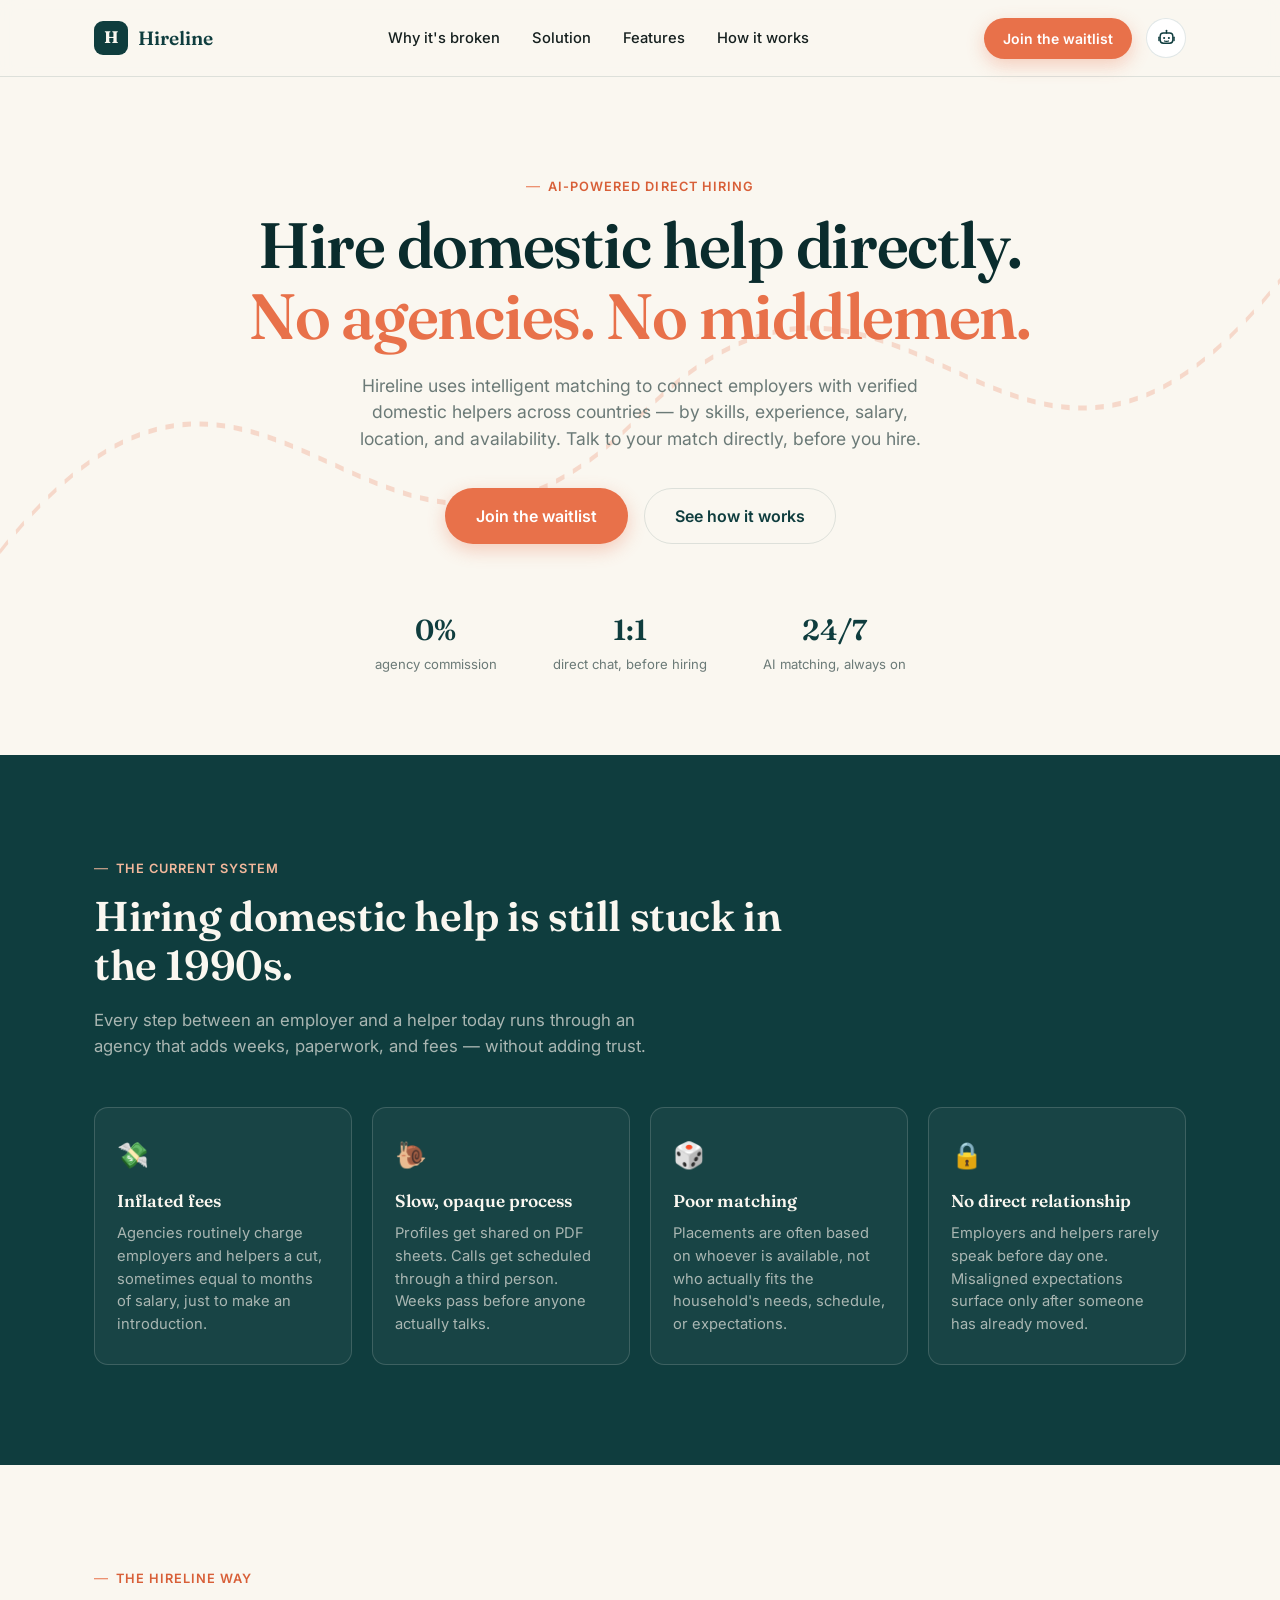
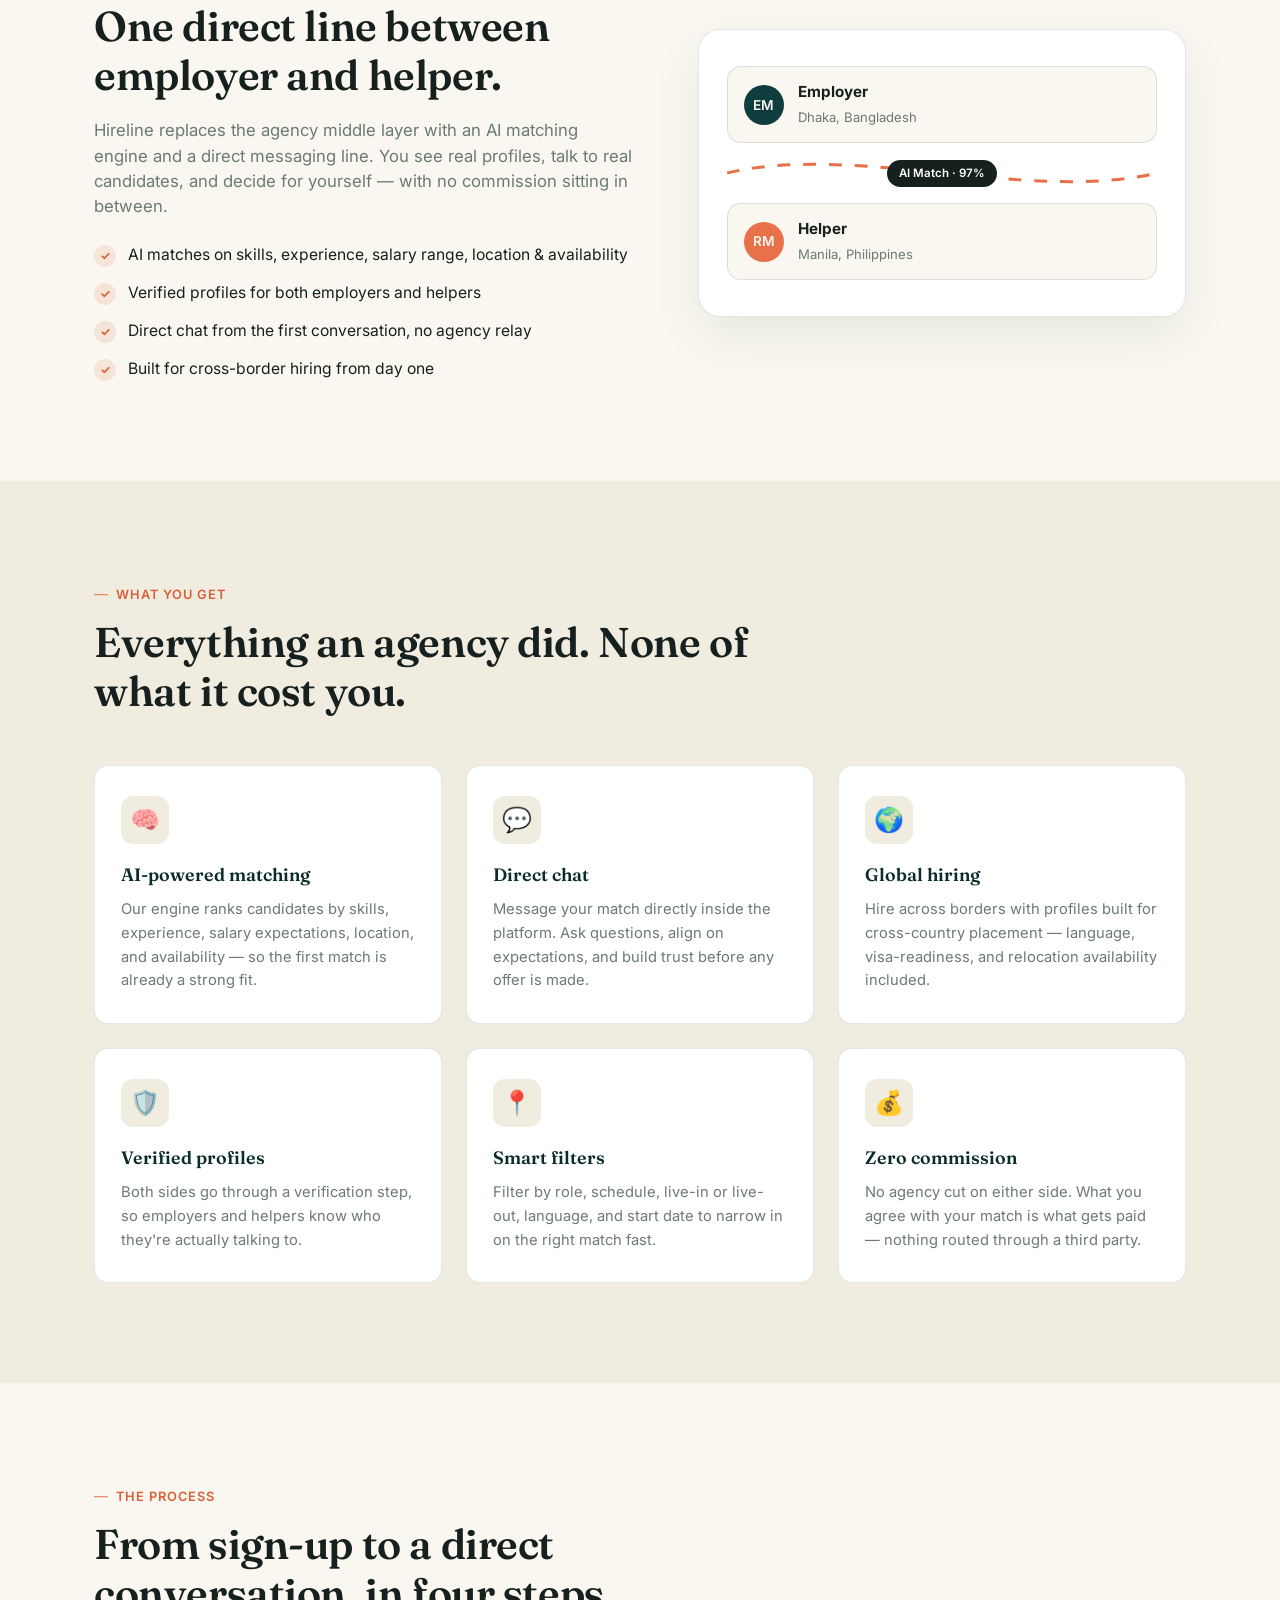
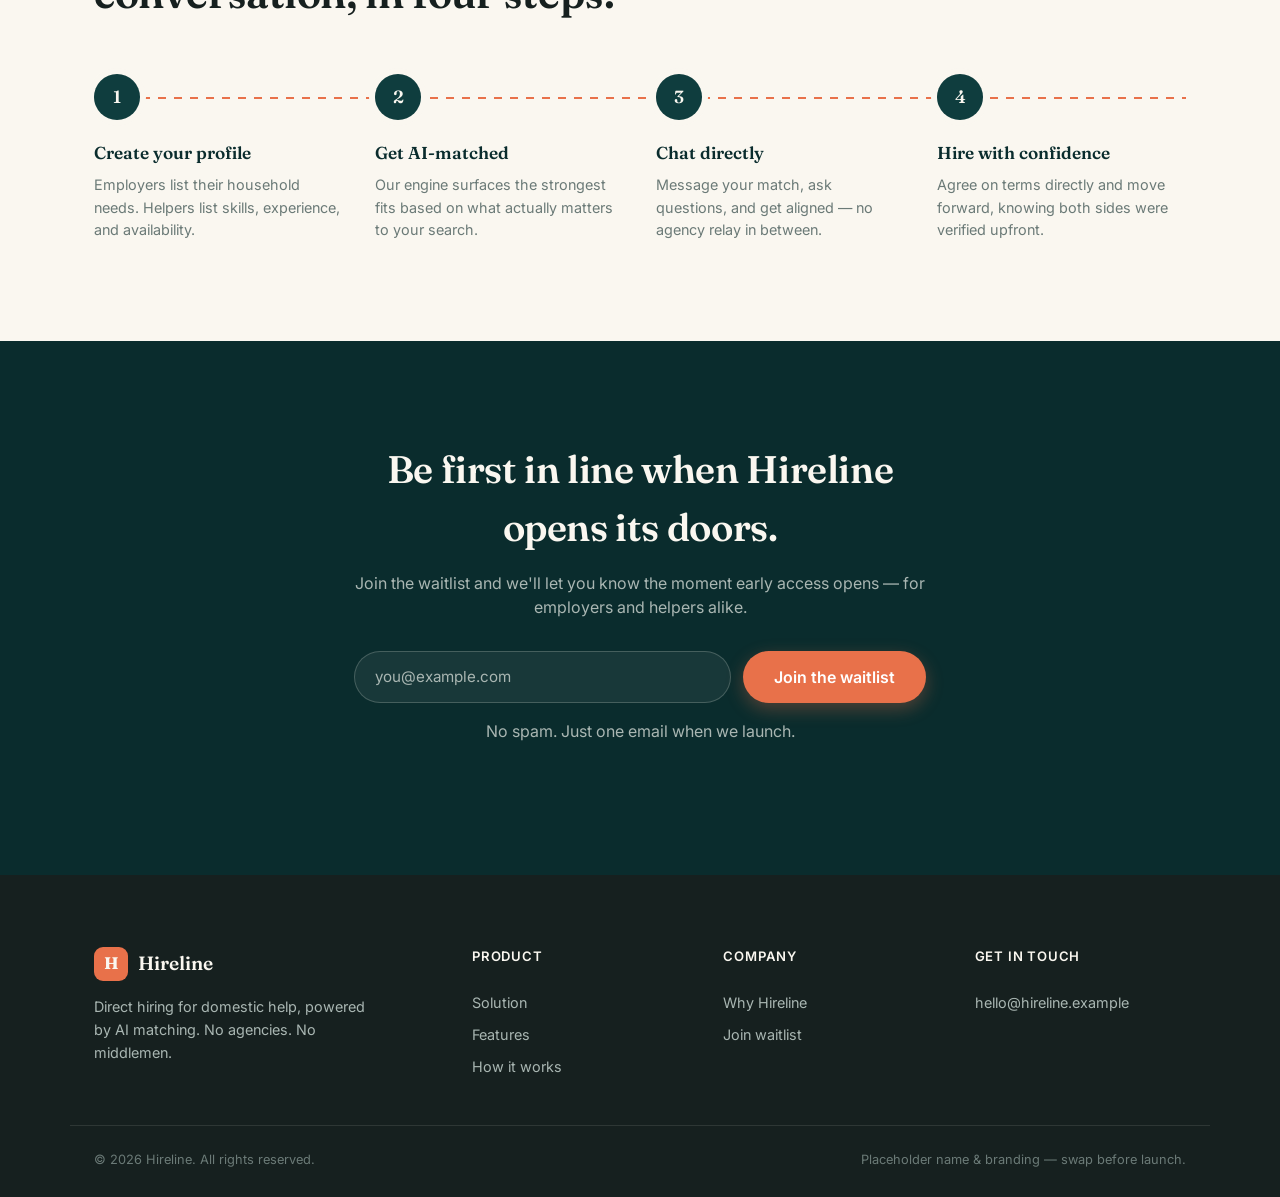
<file: index.html>
<!DOCTYPE html>
<html lang="en">

<head>
  <meta charset="UTF-8" />
  <meta name="viewport" content="width=device-width, initial-scale=1.0" />
  <title>Hireline — Hire domestic help directly, no agencies, no fees</title>
  <meta name="description"
    content="Hireline connects employers with verified domestic helpers worldwide through AI-powered matching. No agencies, no inflated fees, no middlemen." />

  <!-- Fonts -->
  <link rel="preconnect" href="https://fonts.googleapis.com">
  <link rel="preconnect" href="https://fonts.gstatic.com" crossorigin>
  <link
    href="https://fonts.googleapis.com/css2?family=Fraunces:opsz,wght@9..144,400;9..144,500;9..144,600;9..144,700&family=Inter:wght@400;500;600;700&display=swap"
    rel="stylesheet">

  <link rel="stylesheet" href="styles.css" />
  <link rel="icon"
    href="data:image/svg+xml,<svg xmlns=%22http://www.w3.org/2000/svg%22 viewBox=%220 0 100 100%22><text y=%22.9em%22 font-size=%2290%22>🤝</text></svg>">
</head>

<body>

  <!-- ============ HEADER ============ -->
  <header class="header" id="header">
    <div class="container header__inner">
      <a href="#top" class="logo">
        <span class="logo__mark">H</span>
        <span class="logo__text">Hireline</span>
      </a>

      <nav class="nav" id="nav">
        <a href="#problem">Why it's broken</a>
        <a href="#solution">Solution</a>
        <a href="#features">Features</a>
        <a href="#how-it-works">How it works</a>
      </nav>

      <div class="header__actions">
        <a href="#cta" class="btn btn--primary btn--sm">Join the waitlist</a>

        <!-- Chatbot icon, top right — links to the full-page chat -->
        <a href="chat.html" class="chat-fab chat-fab--inline" aria-label="Open Hireline Assistant">
          <svg viewBox="0 0 24 24" fill="none" xmlns="http://www.w3.org/2000/svg" aria-hidden="true">
            <path d="M12 2.5V5" stroke="currentColor" stroke-width="1.8" stroke-linecap="round" />
            <circle cx="12" cy="2" r="1.15" fill="currentColor" />
            <rect x="4" y="5" width="16" height="13" rx="4" stroke="currentColor" stroke-width="1.8"
              stroke-linejoin="round" />
            <path d="M2.5 10.5V14.5" stroke="currentColor" stroke-width="1.8" stroke-linecap="round" />
            <path d="M21.5 10.5V14.5" stroke="currentColor" stroke-width="1.8" stroke-linecap="round" />
            <circle cx="9" cy="11.3" r="1.35" fill="currentColor" />
            <circle cx="15" cy="11.3" r="1.35" fill="currentColor" />
            <path d="M9.5 15.2C10.2 15.7 13.8 15.7 14.5 15.2" stroke="currentColor" stroke-width="1.6"
              stroke-linecap="round" />
          </svg>
        </a>
      </div>

      <button class="nav-toggle" id="navToggle" aria-label="Toggle navigation" aria-expanded="false">
        <span></span><span></span><span></span>
      </button>
    </div>
  </header>

  <main id="top">

    <!-- ============ HERO ============ -->
    <section class="hero">
      <div class="hero__path" aria-hidden="true">
        <svg viewBox="0 0 1200 200" preserveAspectRatio="none">
          <path id="heroPath" d="M0,140 C 250,40 350,180 600,100 C 850,20 950,160 1200,60" />
        </svg>
      </div>

      <div class="container hero__inner">
        <p class="eyebrow reveal">AI-powered direct hiring</p>
        <h1 class="hero__title reveal">
          Hire domestic help directly. <span class="hero__title-accent">No agencies. No middlemen.</span>
        </h1>
        <p class="hero__subtitle reveal">
          Hireline uses intelligent matching to connect employers with verified domestic helpers across countries — by
          skills, experience, salary, location, and availability. Talk to your match directly, before you hire.
        </p>
        <div class="hero__actions reveal">
          <a href="#cta" class="btn btn--primary btn--lg">Join the waitlist</a>
          <a href="#how-it-works" class="btn btn--ghost btn--lg">See how it works</a>
        </div>

        <div class="hero__stats reveal">
          <div class="stat">
            <span class="stat__num">0%</span>
            <span class="stat__label">agency commission</span>
          </div>
          <div class="stat">
            <span class="stat__num">1:1</span>
            <span class="stat__label">direct chat, before hiring</span>
          </div>
          <div class="stat">
            <span class="stat__num">24/7</span>
            <span class="stat__label">AI matching, always on</span>
          </div>
        </div>
      </div>
    </section>

    <!-- ============ PROBLEM ============ -->
    <section class="section section--ink" id="problem">
      <div class="container">
        <p class="eyebrow eyebrow--light reveal">The current system</p>
        <h2 class="section__title section__title--light reveal">Hiring domestic help is still stuck in the 1990s.</h2>
        <p class="section__lead section__lead--light reveal">
          Every step between an employer and a helper today runs through an agency that adds weeks, paperwork, and fees
          — without adding trust.
        </p>

        <div class="problem-grid">
          <div class="problem-card reveal">
            <span class="problem-card__icon">💸</span>
            <h3>Inflated fees</h3>
            <p>Agencies routinely charge employers and helpers a cut, sometimes equal to months of salary, just to make
              an introduction.</p>
          </div>
          <div class="problem-card reveal">
            <span class="problem-card__icon">🐌</span>
            <h3>Slow, opaque process</h3>
            <p>Profiles get shared on PDF sheets. Calls get scheduled through a third person. Weeks pass before anyone
              actually talks.</p>
          </div>
          <div class="problem-card reveal">
            <span class="problem-card__icon">🎲</span>
            <h3>Poor matching</h3>
            <p>Placements are often based on whoever is available, not who actually fits the household's needs,
              schedule, or expectations.</p>
          </div>
          <div class="problem-card reveal">
            <span class="problem-card__icon">🔒</span>
            <h3>No direct relationship</h3>
            <p>Employers and helpers rarely speak before day one. Misaligned expectations surface only after someone has
              already moved.</p>
          </div>
        </div>
      </div>
    </section>

    <!-- ============ SOLUTION ============ -->
    <section class="section" id="solution">
      <div class="container solution__inner">
        <div class="solution__copy">
          <p class="eyebrow reveal">The Hireline way</p>
          <h2 class="section__title reveal">One direct line between employer and helper.</h2>
          <p class="section__lead reveal">
            Hireline replaces the agency middle layer with an AI matching engine and a direct messaging line. You see
            real profiles, talk to real candidates, and decide for yourself — with no commission sitting in between.
          </p>
          <ul class="check-list reveal">
            <li><span class="check">✓</span> AI matches on skills, experience, salary range, location & availability
            </li>
            <li><span class="check">✓</span> Verified profiles for both employers and helpers</li>
            <li><span class="check">✓</span> Direct chat from the first conversation, no agency relay</li>
            <li><span class="check">✓</span> Built for cross-border hiring from day one</li>
          </ul>
        </div>

        <div class="solution__visual reveal" aria-hidden="true">
          <div class="connect-card connect-card--a">
            <div class="connect-card__avatar">EM</div>
            <div>
              <strong>Employer</strong>
              <span>Dhaka, Bangladesh</span>
            </div>
          </div>
          <div class="connect-line">
            <svg viewBox="0 0 200 40" preserveAspectRatio="none">
              <path d="M0,20 C 60,0 140,40 200,20" stroke="#E8714A" stroke-width="2" fill="none"
                stroke-dasharray="6 6" />
            </svg>
            <span class="connect-line__badge">AI Match · 97%</span>
          </div>
          <div class="connect-card connect-card--b">
            <div class="connect-card__avatar connect-card__avatar--alt">RM</div>
            <div>
              <strong>Helper</strong>
              <span>Manila, Philippines</span>
            </div>
          </div>
        </div>
      </div>
    </section>

    <!-- ============ FEATURES ============ -->
    <section class="section section--tint" id="features">
      <div class="container">
        <p class="eyebrow reveal">What you get</p>
        <h2 class="section__title reveal">Everything an agency did. None of what it cost you.</h2>

        <div class="features-grid">
          <div class="feature-card reveal">
            <div class="feature-card__icon">🧠</div>
            <h3>AI-powered matching</h3>
            <p>Our engine ranks candidates by skills, experience, salary expectations, location, and availability — so
              the first match is already a strong fit.</p>
          </div>
          <div class="feature-card reveal">
            <div class="feature-card__icon">💬</div>
            <h3>Direct chat</h3>
            <p>Message your match directly inside the platform. Ask questions, align on expectations, and build trust
              before any offer is made.</p>
          </div>
          <div class="feature-card reveal">
            <div class="feature-card__icon">🌍</div>
            <h3>Global hiring</h3>
            <p>Hire across borders with profiles built for cross-country placement — language, visa-readiness, and
              relocation availability included.</p>
          </div>
          <div class="feature-card reveal">
            <div class="feature-card__icon">🛡️</div>
            <h3>Verified profiles</h3>
            <p>Both sides go through a verification step, so employers and helpers know who they're actually talking to.
            </p>
          </div>
          <div class="feature-card reveal">
            <div class="feature-card__icon">📍</div>
            <h3>Smart filters</h3>
            <p>Filter by role, schedule, live-in or live-out, language, and start date to narrow in on the right match
              fast.</p>
          </div>
          <div class="feature-card reveal">
            <div class="feature-card__icon">💰</div>
            <h3>Zero commission</h3>
            <p>No agency cut on either side. What you agree with your match is what gets paid — nothing routed through a
              third party.</p>
          </div>
        </div>
      </div>
    </section>

    <!-- ============ HOW IT WORKS ============ -->
    <section class="section" id="how-it-works">
      <div class="container">
        <p class="eyebrow reveal">The process</p>
        <h2 class="section__title reveal">From sign-up to a direct conversation, in four steps.</h2>

        <div class="steps">
          <div class="steps__line" aria-hidden="true"></div>

          <div class="step reveal">
            <div class="step__marker">1</div>
            <h3>Create your profile</h3>
            <p>Employers list their household needs. Helpers list skills, experience, and availability.</p>
          </div>
          <div class="step reveal">
            <div class="step__marker">2</div>
            <h3>Get AI-matched</h3>
            <p>Our engine surfaces the strongest fits based on what actually matters to your search.</p>
          </div>
          <div class="step reveal">
            <div class="step__marker">3</div>
            <h3>Chat directly</h3>
            <p>Message your match, ask questions, and get aligned — no agency relay in between.</p>
          </div>
          <div class="step reveal">
            <div class="step__marker">4</div>
            <h3>Hire with confidence</h3>
            <p>Agree on terms directly and move forward, knowing both sides were verified upfront.</p>
          </div>
        </div>
      </div>
    </section>

    <!-- ============ CTA ============ -->
    <section class="cta" id="cta">
      <div class="container cta__inner reveal">
        <h2>Be first in line when Hireline opens its doors.</h2>
        <p>Join the waitlist and we'll let you know the moment early access opens — for employers and helpers alike.</p>

        <form class="cta__form" id="waitlistForm">
          <input type="email" id="emailInput" placeholder="you@example.com" required aria-label="Email address" />
          <button type="submit" class="btn btn--primary btn--lg">Join the waitlist</button>
        </form>
        <p class="cta__note" id="formNote">No spam. Just one email when we launch.</p>
      </div>
    </section>

  </main>

  <!-- ============ FOOTER ============ -->
  <footer class="footer">
    <div class="container footer__inner">
      <div class="footer__brand">
        <a href="#top" class="logo">
          <span class="logo__mark">H</span>
          <span class="logo__text">Hireline</span>
        </a>
        <p>Direct hiring for domestic help, powered by AI matching. No agencies. No middlemen.</p>
      </div>

      <div class="footer__col">
        <h4>Product</h4>
        <a href="#solution">Solution</a>
        <a href="#features">Features</a>
        <a href="#how-it-works">How it works</a>
      </div>

      <div class="footer__col">
        <h4>Company</h4>
        <a href="#problem">Why Hireline</a>
        <a href="#cta">Join waitlist</a>
      </div>

      <div class="footer__col">
        <h4>Get in touch</h4>
        <a href="mailto:hello@hireline.example">hello@hireline.example</a>
      </div>
    </div>
    <div class="container footer__bottom">
      <p>© 2026 Hireline. All rights reserved.</p>
      <p>Placeholder name &amp; branding — swap before launch.</p>
    </div>
  </footer>

  <script src="script.js"></script>
</body>

</html>
</file>
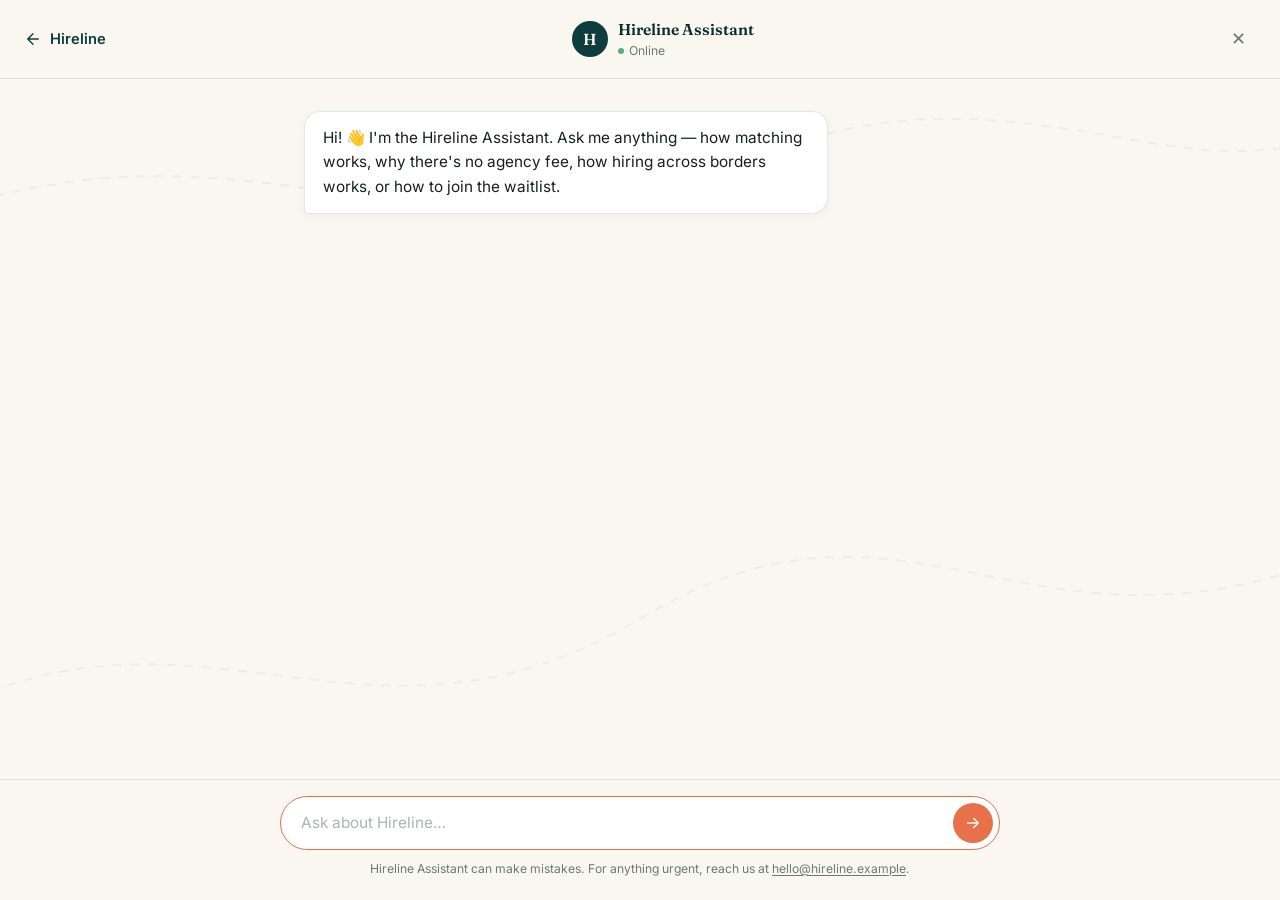
<file: chat.html>
<!DOCTYPE html>
<html lang="en">

<head>
  <meta charset="UTF-8" />
  <meta name="viewport" content="width=device-width, initial-scale=1.0" />
  <title>Hireline Assistant</title>
  <meta name="description"
    content="Ask the Hireline Assistant anything about direct, AI-powered domestic helper hiring." />

  <link rel="preconnect" href="https://fonts.googleapis.com">
  <link rel="preconnect" href="https://fonts.gstatic.com" crossorigin>
  <link
    href="https://fonts.googleapis.com/css2?family=Fraunces:opsz,wght@9..144,400;9..144,500;9..144,600;9..144,700&family=Inter:wght@400;500;600;700&display=swap"
    rel="stylesheet">

  <link rel="stylesheet" href="styles.css" />
  <link rel="stylesheet" href="chat.css" />
  <link rel="icon"
    href="data:image/svg+xml,<svg xmlns=%22http://www.w3.org/2000/svg%22 viewBox=%220 0 100 100%22><text y=%22.9em%22 font-size=%2290%22>🤝</text></svg>">
</head>

<body class="chat-page-body">

  <div class="chat-page" aria-hidden="true">
    <svg class="chat-page__bg" viewBox="0 0 1200 800" preserveAspectRatio="xMidYMid slice">
      <path d="M-50,650 C 200,500 350,700 600,550 C 850,400 950,620 1250,480" />
      <path d="M-50,200 C 250,80 400,260 700,140 C 950,40 1100,200 1250,100" />
    </svg>
  </div>

  <header class="chat-page__header">
    <a href="index.html" class="chat-page__back" aria-label="Back to Hireline">
      <svg viewBox="0 0 24 24" fill="none" xmlns="http://www.w3.org/2000/svg" aria-hidden="true">
        <path d="M19 12H5M5 12L12 19M5 12L12 5" stroke="currentColor" stroke-width="1.8" stroke-linecap="round"
          stroke-linejoin="round" />
      </svg>
      <span>Hireline</span>
    </a>

    <div class="chat-page__identity">
      <span class="chat-page__avatar">H</span>
      <div>
        <strong>Hireline Assistant</strong>
        <span class="chat-page__status"><i></i> Online</span>
      </div>
    </div>

    <a href="index.html" class="chat-page__close" aria-label="Close chat">✕</a>
  </header>

  <main class="chat-page__main">
    <div class="chat-page__thread" id="chatBody">
      <div class="chat-msg chat-msg--bot">
        Hi! 👋 I'm the Hireline Assistant. Ask me anything — how matching works, why there's no agency fee, how hiring
        across borders works, or how to join the waitlist.
      </div>
    </div>
  </main>

  <footer class="chat-page__footer">
    <form id="chatForm" class="chat-page__form" autocomplete="off">
      <input type="text" id="chatInput" placeholder="Ask about Hireline…" autocomplete="off" />
      <button type="submit" id="chatSend" aria-label="Send message">
        <svg viewBox="0 0 24 24" fill="none" xmlns="http://www.w3.org/2000/svg" aria-hidden="true">
          <path d="M5 12H19M19 12L13 6M19 12L13 18" stroke="currentColor" stroke-width="2" stroke-linecap="round"
            stroke-linejoin="round" />
        </svg>
      </button>
    </form>
    <p class="chat-page__note">Hireline Assistant can make mistakes. For anything urgent, reach us at <a
        href="mailto:hello@hireline.example">hello@hireline.example</a>.</p>
  </footer>

  <script src="chat.js"></script>
</body>

</html>
</file>
<file: styles.css>
/* ===========================================================
   Hireline — Landing Page Styles
   Design tokens: deep teal + warm paper + terracotta accent
   Type: Fraunces (display) + Inter (body)
   =========================================================== */

:root {
  /* Color tokens */
  --ink: #16201F;
  --teal: #0F3D3E;
  --teal-deep: #0A2C2D;
  --paper: #FAF7F0;
  --paper-dim: #F1ECE0;
  --coral: #E8714A;
  --coral-deep: #D85F38;
  --sage: #6B7A77;
  --sage-light: #A9B6B2;
  --line: rgba(15, 61, 62, 0.12);
  --line-light: rgba(250, 247, 240, 0.16);

  /* Type */
  --font-display: 'Fraunces', Georgia, serif;
  --font-body: 'Inter', -apple-system, BlinkMacSystemFont, 'Segoe UI', sans-serif;

  /* Layout */
  --container: 1140px;
  --radius-sm: 8px;
  --radius-md: 14px;
  --radius-lg: 22px;
}

* { box-sizing: border-box; margin: 0; padding: 0; }

html { scroll-behavior: smooth; }

@media (prefers-reduced-motion: reduce) {
  html { scroll-behavior: auto; }
  *, *::before, *::after {
    animation-duration: 0.01ms !important;
    animation-iteration-count: 1 !important;
    transition-duration: 0.01ms !important;
    scroll-behavior: auto !important;
  }
}

body {
  font-family: var(--font-body);
  color: var(--ink);
  background: var(--paper);
  line-height: 1.5;
  -webkit-font-smoothing: antialiased;
}

img, svg { display: block; max-width: 100%; }

a { color: inherit; text-decoration: none; }

ul { list-style: none; }

.container {
  width: 100%;
  max-width: var(--container);
  margin: 0 auto;
  padding: 0 24px;
}

/* ---------- Buttons ---------- */
.btn {
  display: inline-flex;
  align-items: center;
  justify-content: center;
  gap: 8px;
  font-family: var(--font-body);
  font-weight: 600;
  border-radius: 999px;
  border: 1.5px solid transparent;
  cursor: pointer;
  transition: transform 0.18s ease, box-shadow 0.18s ease, background 0.18s ease, color 0.18s ease, border-color 0.18s ease;
  white-space: nowrap;
}
.btn--sm { padding: 9px 18px; font-size: 0.875rem; }
.btn--lg { padding: 15px 30px; font-size: 1rem; }

.btn--primary {
  background: var(--coral);
  color: #fff;
  box-shadow: 0 6px 18px rgba(232, 113, 74, 0.32);
}
.btn--primary:hover {
  background: var(--coral-deep);
  transform: translateY(-2px);
  box-shadow: 0 10px 24px rgba(232, 113, 74, 0.38);
}

.btn--ghost {
  background: transparent;
  color: var(--teal);
  border-color: var(--line);
}
.btn--ghost:hover {
  border-color: var(--teal);
  transform: translateY(-2px);
}

/* ---------- Eyebrow / section heads ---------- */
.eyebrow {
  display: inline-block;
  font-family: var(--font-body);
  font-weight: 600;
  font-size: 0.8rem;
  letter-spacing: 0.08em;
  text-transform: uppercase;
  color: var(--coral-deep);
  margin-bottom: 14px;
  position: relative;
  padding-left: 22px;
}
.eyebrow::before {
  content: "";
  position: absolute;
  left: 0;
  top: 50%;
  transform: translateY(-50%);
  width: 14px;
  height: 1.5px;
  background: var(--coral);
}
.eyebrow--light { color: #F2B89C; }
.eyebrow--light::before { background: #F2B89C; }

.section__title {
  font-family: var(--font-display);
  font-weight: 600;
  font-size: clamp(1.8rem, 3.4vw, 2.6rem);
  line-height: 1.18;
  letter-spacing: -0.01em;
  max-width: 720px;
  margin-bottom: 18px;
}
.section__title--light { color: var(--paper); }

.section__lead {
  font-size: 1.05rem;
  color: var(--sage);
  max-width: 600px;
  margin-bottom: 8px;
}
.section__lead--light { color: var(--sage-light); }

.section { padding: 100px 0; }
.section--tint { background: var(--paper-dim); }
.section--ink { background: var(--teal); }

/* ---------- Header ---------- */
.header {
  position: sticky;
  top: 0;
  z-index: 100;
  background: rgba(250, 247, 240, 0.86);
  backdrop-filter: blur(10px);
  border-bottom: 1px solid var(--line);
}
.header__inner {
  display: flex;
  align-items: center;
  justify-content: space-between;
  height: 76px;
  gap: 24px;
}

.logo { display: flex; align-items: center; gap: 10px; }
.logo__mark {
  width: 34px;
  height: 34px;
  border-radius: 9px;
  background: var(--teal);
  color: var(--paper);
  font-family: var(--font-display);
  font-weight: 700;
  display: flex;
  align-items: center;
  justify-content: center;
  font-size: 1.05rem;
}
.logo__text {
  font-family: var(--font-display);
  font-weight: 600;
  font-size: 1.2rem;
  color: var(--teal);
}

.nav {
  display: flex;
  align-items: center;
  gap: 32px;
  font-size: 0.92rem;
  font-weight: 500;
  color: var(--ink);
}
.nav a { position: relative; padding: 4px 0; }
.nav a::after {
  content: "";
  position: absolute;
  left: 0; right: 0; bottom: -2px;
  height: 1.5px;
  background: var(--coral);
  transform: scaleX(0);
  transform-origin: left;
  transition: transform 0.2s ease;
}
.nav a:hover::after { transform: scaleX(1); }

.header__actions { display: flex; align-items: center; gap: 14px; }

/* Chat icon button */
.chat-fab {
  width: 40px;
  height: 40px;
  border-radius: 50%;
  border: 1.5px solid var(--line);
  background: #fff;
  color: var(--teal);
  display: flex;
  align-items: center;
  justify-content: center;
  cursor: pointer;
  transition: transform 0.18s ease, border-color 0.18s ease, background 0.18s ease;
  flex-shrink: 0;
}
.chat-fab svg { width: 19px; height: 19px; }
.chat-fab:hover {
  background: var(--teal);
  color: var(--paper);
  border-color: var(--teal);
  transform: translateY(-2px);
}

.nav-toggle {
  display: none;
  flex-direction: column;
  justify-content: center;
  gap: 5px;
  width: 36px;
  height: 36px;
  background: transparent;
  border: none;
  cursor: pointer;
}
.nav-toggle span {
  width: 100%;
  height: 2px;
  background: var(--teal);
  border-radius: 2px;
  transition: transform 0.25s ease, opacity 0.25s ease;
}
.nav-toggle.is-open span:nth-child(1) { transform: translateY(7px) rotate(45deg); }
.nav-toggle.is-open span:nth-child(2) { opacity: 0; }
.nav-toggle.is-open span:nth-child(3) { transform: translateY(-7px) rotate(-45deg); }

/* ---------- Hero ---------- */
.hero {
  position: relative;
  padding: 96px 0 80px;
  overflow: hidden;
  background: var(--paper);
}
.hero__path {
  position: absolute;
  inset: 0;
  z-index: 0;
  opacity: 0.5;
}
.hero__path svg { width: 100%; height: 100%; }
#heroPath {
  fill: none;
  stroke: var(--coral);
  stroke-width: 1.5;
  stroke-dasharray: 8 8;
  opacity: 0.45;
}

.hero__inner { position: relative; z-index: 1; text-align: center; }

.hero__title {
  font-family: var(--font-display);
  font-weight: 600;
  font-size: clamp(2.3rem, 5.4vw, 4rem);
  line-height: 1.1;
  letter-spacing: -0.02em;
  max-width: 850px;
  margin: 0 auto 22px;
  color: var(--teal-deep);
}
.hero__title-accent { color: var(--coral); }

.hero__subtitle {
  font-size: 1.1rem;
  color: var(--sage);
  max-width: 600px;
  margin: 0 auto 36px;
}

.hero__actions {
  display: flex;
  justify-content: center;
  gap: 16px;
  flex-wrap: wrap;
  margin-bottom: 64px;
}

.hero__stats {
  display: flex;
  justify-content: center;
  gap: 56px;
  flex-wrap: wrap;
}
.stat { display: flex; flex-direction: column; align-items: center; gap: 4px; }
.stat__num {
  font-family: var(--font-display);
  font-size: 1.8rem;
  font-weight: 600;
  color: var(--teal);
}
.stat__label {
  font-size: 0.82rem;
  color: var(--sage);
  text-align: center;
}

/* ---------- Problem ---------- */
.problem-grid {
  display: grid;
  grid-template-columns: repeat(4, 1fr);
  gap: 20px;
  margin-top: 48px;
}
.problem-card {
  background: rgba(250, 247, 240, 0.04);
  border: 1px solid var(--line-light);
  border-radius: var(--radius-md);
  padding: 28px 22px;
  transition: transform 0.2s ease, border-color 0.2s ease;
}
.problem-card:hover {
  transform: translateY(-4px);
  border-color: rgba(232, 113, 74, 0.4);
}
.problem-card__icon { font-size: 1.6rem; display: block; margin-bottom: 14px; }
.problem-card h3 {
  font-family: var(--font-display);
  font-size: 1.08rem;
  font-weight: 600;
  color: var(--paper);
  margin-bottom: 8px;
}
.problem-card p { font-size: 0.92rem; color: var(--sage-light); line-height: 1.55; }

/* ---------- Solution ---------- */
.solution__inner {
  display: grid;
  grid-template-columns: 1.05fr 0.95fr;
  gap: 64px;
  align-items: center;
}

.check-list { margin-top: 24px; display: flex; flex-direction: column; gap: 14px; }
.check-list li {
  display: flex;
  align-items: flex-start;
  gap: 12px;
  font-size: 0.98rem;
  color: var(--ink);
}
.check {
  flex-shrink: 0;
  width: 22px;
  height: 22px;
  border-radius: 50%;
  background: rgba(232, 113, 74, 0.14);
  color: var(--coral-deep);
  font-size: 0.75rem;
  font-weight: 700;
  display: flex;
  align-items: center;
  justify-content: center;
  margin-top: 2px;
}

.solution__visual {
  display: flex;
  flex-direction: column;
  gap: 0;
  background: #fff;
  border: 1px solid var(--line);
  border-radius: var(--radius-lg);
  padding: 36px 28px;
  box-shadow: 0 20px 50px rgba(15, 61, 62, 0.08);
}

.connect-card {
  display: flex;
  align-items: center;
  gap: 14px;
  padding: 14px 16px;
  border: 1px solid var(--line);
  border-radius: var(--radius-md);
  background: var(--paper);
}
.connect-card div strong { display: block; font-size: 0.95rem; }
.connect-card div span { font-size: 0.82rem; color: var(--sage); }
.connect-card__avatar {
  width: 40px;
  height: 40px;
  border-radius: 50%;
  background: var(--teal);
  color: var(--paper);
  display: flex;
  align-items: center;
  justify-content: center;
  font-weight: 600;
  font-size: 0.85rem;
  flex-shrink: 0;
}
.connect-card__avatar--alt { background: var(--coral); }

.connect-line {
  position: relative;
  height: 60px;
  display: flex;
  align-items: center;
  justify-content: center;
}
.connect-line svg { width: 100%; height: 100%; position: absolute; }
.connect-line__badge {
  position: relative;
  z-index: 1;
  background: var(--ink);
  color: #fff;
  font-size: 0.72rem;
  font-weight: 600;
  padding: 5px 12px;
  border-radius: 999px;
}

/* ---------- Features ---------- */
.features-grid {
  display: grid;
  grid-template-columns: repeat(3, 1fr);
  gap: 24px;
  margin-top: 48px;
}
.feature-card {
  background: #fff;
  border: 1px solid var(--line);
  border-radius: var(--radius-md);
  padding: 30px 26px;
  transition: transform 0.2s ease, box-shadow 0.2s ease;
}
.feature-card:hover {
  transform: translateY(-5px);
  box-shadow: 0 16px 34px rgba(15, 61, 62, 0.1);
}
.feature-card__icon {
  font-size: 1.5rem;
  width: 48px;
  height: 48px;
  border-radius: 12px;
  background: var(--paper-dim);
  display: flex;
  align-items: center;
  justify-content: center;
  margin-bottom: 18px;
}
.feature-card h3 {
  font-family: var(--font-display);
  font-size: 1.12rem;
  font-weight: 600;
  margin-bottom: 10px;
  color: var(--teal-deep);
}
.feature-card p { font-size: 0.92rem; color: var(--sage); line-height: 1.6; }

/* ---------- How it works ---------- */
.steps {
  position: relative;
  display: grid;
  grid-template-columns: repeat(4, 1fr);
  gap: 32px;
  margin-top: 56px;
}
.steps__line {
  position: absolute;
  top: 23px;
  left: 0;
  right: 0;
  height: 1.5px;
  background: repeating-linear-gradient(
    to right,
    var(--coral) 0,
    var(--coral) 8px,
    transparent 8px,
    transparent 16px
  );
  z-index: 0;
}
.step { position: relative; z-index: 1; }
.step__marker {
  width: 46px;
  height: 46px;
  border-radius: 50%;
  background: var(--teal);
  color: var(--paper);
  font-family: var(--font-display);
  font-weight: 600;
  font-size: 1.1rem;
  display: flex;
  align-items: center;
  justify-content: center;
  margin-bottom: 20px;
  box-shadow: 0 0 0 6px var(--paper);
}
.step h3 {
  font-family: var(--font-display);
  font-size: 1.08rem;
  font-weight: 600;
  margin-bottom: 8px;
  color: var(--teal-deep);
}
.step p { font-size: 0.9rem; color: var(--sage); line-height: 1.55; }

/* ---------- CTA ---------- */
.cta {
  background: var(--teal-deep);
  padding: 100px 0;
  position: relative;
}
.cta__inner { text-align: center; max-width: 620px; margin: 0 auto; }
.cta h2 {
  font-family: var(--font-display);
  font-weight: 600;
  font-size: clamp(1.8rem, 3.2vw, 2.4rem);
  color: var(--paper);
  margin-bottom: 14px;
  letter-spacing: -0.01em;
}
.cta p { color: var(--sage-light); margin-bottom: 32px; font-size: 1rem; }

.cta__form {
  display: flex;
  gap: 12px;
  justify-content: center;
  flex-wrap: wrap;
}
.cta__form input {
  flex: 1;
  min-width: 240px;
  padding: 15px 20px;
  border-radius: 999px;
  border: 1.5px solid rgba(250, 247, 240, 0.2);
  background: rgba(250, 247, 240, 0.06);
  color: var(--paper);
  font-family: var(--font-body);
  font-size: 0.95rem;
  outline: none;
  transition: border-color 0.2s ease;
}
.cta__form input::placeholder { color: var(--sage-light); }
.cta__form input:focus { border-color: var(--coral); }

.cta__note { margin-top: 16px; font-size: 0.82rem; color: var(--sage-light); }

/* ---------- Footer ---------- */
.footer { background: var(--ink); color: var(--sage-light); padding: 72px 0 28px; }
.footer__inner {
  display: grid;
  grid-template-columns: 1.6fr 1fr 1fr 1fr;
  gap: 40px;
  padding-bottom: 48px;
  border-bottom: 1px solid rgba(250, 247, 240, 0.1);
}
.footer__brand p { margin-top: 14px; font-size: 0.9rem; line-height: 1.6; max-width: 280px; }
.footer .logo__mark { background: var(--coral); }
.footer .logo__text { color: var(--paper); }

.footer__col h4 {
  font-size: 0.82rem;
  text-transform: uppercase;
  letter-spacing: 0.06em;
  color: var(--paper);
  margin-bottom: 16px;
  font-weight: 600;
}
.footer__col { display: flex; flex-direction: column; gap: 10px; font-size: 0.9rem; }
.footer__col a:hover { color: var(--coral); }

.footer__bottom {
  display: flex;
  justify-content: space-between;
  flex-wrap: wrap;
  gap: 8px;
  padding-top: 24px;
  font-size: 0.8rem;
  color: var(--sage);
}

/* ---------- Chat panel ---------- */
.chat-panel {
  position: fixed;
  bottom: 24px;
  right: 24px;
  width: 320px;
  max-width: calc(100vw - 32px);
  background: #fff;
  border-radius: var(--radius-md);
  border: 1px solid var(--line);
  box-shadow: 0 20px 50px rgba(15, 61, 62, 0.25);
  z-index: 200;
  display: flex;
  flex-direction: column;
  overflow: hidden;
  transform: translateY(16px) scale(0.97);
  opacity: 0;
  pointer-events: none;
  transition: transform 0.22s ease, opacity 0.22s ease;
}
.chat-panel.is-open {
  transform: translateY(0) scale(1);
  opacity: 1;
  pointer-events: auto;
}
.chat-panel__header {
  background: var(--teal);
  color: var(--paper);
  padding: 14px 18px;
  display: flex;
  align-items: center;
  justify-content: space-between;
  font-weight: 600;
  font-size: 0.92rem;
}
.chat-panel__header button {
  background: transparent;
  border: none;
  color: var(--paper);
  cursor: pointer;
  font-size: 0.95rem;
  opacity: 0.8;
}
.chat-panel__header button:hover { opacity: 1; }
.chat-panel__body { padding: 18px; min-height: 120px; }
.chat-msg {
  font-size: 0.88rem;
  line-height: 1.5;
  padding: 10px 14px;
  border-radius: 12px;
  max-width: 90%;
}
.chat-msg--bot { background: var(--paper-dim); color: var(--ink); border-bottom-left-radius: 4px; }
.chat-panel__footer {
  display: flex;
  border-top: 1px solid var(--line);
  padding: 10px;
  gap: 8px;
}
.chat-panel__footer input {
  flex: 1;
  border: 1px solid var(--line);
  border-radius: 999px;
  padding: 8px 14px;
  font-size: 0.85rem;
  font-family: var(--font-body);
}
.chat-panel__footer button {
  background: var(--coral);
  color: #fff;
  border: none;
  border-radius: 999px;
  padding: 8px 16px;
  font-size: 0.85rem;
  font-weight: 600;
  cursor: not-allowed;
  opacity: 0.7;
}

/* ---------- Scroll reveal ----------
   Content is visible by default (safe if JS fails to load).
   JS adds "js-reveal" to <html> to arm the animation, then
   toggles "is-visible" on each element as it scrolls into view. */
.reveal {
  opacity: 1;
  transform: none;
  transition: opacity 0.6s ease, transform 0.6s ease;
}
.js-reveal .reveal {
  opacity: 0;
  transform: translateY(18px);
}
.js-reveal .reveal.is-visible {
  opacity: 1;
  transform: translateY(0);
}

/* ---------- Focus states ---------- */
a:focus-visible,
button:focus-visible,
input:focus-visible {
  outline: 2px solid var(--coral);
  outline-offset: 2px;
}

/* ===========================================================
   Responsive
   =========================================================== */
@media (max-width: 980px) {
  .problem-grid { grid-template-columns: repeat(2, 1fr); }
  .features-grid { grid-template-columns: repeat(2, 1fr); }
  .steps { grid-template-columns: repeat(2, 1fr); row-gap: 48px; }
  .steps__line { display: none; }
  .solution__inner { grid-template-columns: 1fr; gap: 48px; }
  .footer__inner { grid-template-columns: 1fr 1fr; row-gap: 36px; }
}

@media (max-width: 760px) {
  .nav { 
    position: absolute;
    top: 76px;
    left: 0;
    right: 0;
    background: var(--paper);
    border-bottom: 1px solid var(--line);
    flex-direction: column;
    align-items: flex-start;
    gap: 0;
    padding: 8px 24px 18px;
    transform: translateY(-12px);
    opacity: 0;
    pointer-events: none;
    transition: transform 0.22s ease, opacity 0.22s ease;
  }
  .nav.is-open {
    transform: translateY(0);
    opacity: 1;
    pointer-events: auto;
  }
  .nav a { width: 100%; padding: 12px 0; border-bottom: 1px solid var(--line); }
  .nav-toggle { display: flex; }
  .header__actions .btn--sm { display: none; }

  .section { padding: 72px 0; }
  .hero { padding: 56px 0 64px; }
  .hero__stats { gap: 32px; }

  .problem-grid { grid-template-columns: 1fr; }
  .features-grid { grid-template-columns: 1fr; }
  .steps { grid-template-columns: 1fr; }
  .footer__inner { grid-template-columns: 1fr; }
  .cta__form { flex-direction: column; align-items: stretch; }
  .cta__form input { min-width: 0; }

  .chat-panel { right: 16px; left: 16px; width: auto; bottom: 16px; }
}

@media (max-width: 420px) {
  .hero__stats { gap: 22px; }
  .stat__num { font-size: 1.5rem; }
}
</file>
<file: chat.css>
/* ===========================================================
   Hireline — Full-page Chat Experience
   Reuses design tokens from styles.css (teal / paper / coral)
   =========================================================== */

.chat-page-body {
  height: 100vh;
  height: 100dvh;
  overflow: hidden;
  display: flex;
  flex-direction: column;
  background: var(--paper);
}

/* Ambient signature backdrop — same connecting-line motif as the
   landing page hero, here rendered full-bleed and very quiet so it
   reads as atmosphere behind the conversation, not decoration. */
.chat-page {
  position: fixed;
  inset: 0;
  z-index: 0;
  pointer-events: none;
}

.chat-page__bg {
  width: 100%;
  height: 100%;
}

.chat-page__bg path {
  fill: none;
  stroke: var(--coral);
  stroke-width: 1.5;
  stroke-dasharray: 8 8;
  opacity: 0.12;
}

/* ---------- Header ---------- */
.chat-page__header {
  position: relative;
  z-index: 2;
  flex-shrink: 0;
  display: flex;
  align-items: center;
  justify-content: space-between;
  gap: 16px;
  padding: 18px 24px;
  background: rgba(250, 247, 240, 0.9);
  backdrop-filter: blur(10px);
  border-bottom: 1px solid var(--line);
}

.chat-page__back {
  display: flex;
  align-items: center;
  gap: 8px;
  font-family: var(--font-body);
  font-weight: 600;
  font-size: 0.92rem;
  color: var(--teal);
  flex-shrink: 0;
}

.chat-page__back svg {
  width: 18px;
  height: 18px;
  transition: transform 0.18s ease;
}

.chat-page__back:hover svg {
  transform: translateX(-3px);
}

.chat-page__identity {
  display: flex;
  align-items: center;
  gap: 10px;
  text-align: left;
}

.chat-page__avatar {
  width: 36px;
  height: 36px;
  border-radius: 50%;
  background: var(--teal);
  color: var(--paper);
  font-family: var(--font-display);
  font-weight: 600;
  font-size: 1rem;
  display: flex;
  align-items: center;
  justify-content: center;
  flex-shrink: 0;
}

.chat-page__identity strong {
  display: block;
  font-family: var(--font-display);
  font-size: 0.98rem;
  font-weight: 600;
  color: var(--teal-deep);
}

.chat-page__status {
  display: flex;
  align-items: center;
  gap: 5px;
  font-size: 0.76rem;
  color: var(--sage);
}

.chat-page__status i {
  width: 6px;
  height: 6px;
  border-radius: 50%;
  background: #5BAE7E;
  display: inline-block;
}

.chat-page__close {
  width: 36px;
  height: 36px;
  border-radius: 50%;
  display: flex;
  align-items: center;
  justify-content: center;
  color: var(--sage);
  font-size: 1.1rem;
  flex-shrink: 0;
  transition: background 0.18s ease, color 0.18s ease;
}

.chat-page__close:hover {
  background: var(--paper-dim);
  color: var(--ink);
}

/* ---------- Thread (scrollable message area) ---------- */
.chat-page__main {
  position: relative;
  z-index: 1;
  flex: 1;
  overflow-y: auto;
  display: flex;
  justify-content: center;
}

.chat-page__thread {
  width: 100%;
  max-width: 720px;
  padding: 32px 24px 24px;
  display: flex;
  flex-direction: column;
  gap: 16px;
}

.chat-msg {
  font-size: 0.96rem;
  line-height: 1.6;
  padding: 14px 18px;
  border-radius: 16px;
  max-width: 78%;
  animation: chatMsgIn 0.25s ease both;
}

@keyframes chatMsgIn {
  from {
    opacity: 0;
    transform: translateY(6px);
  }

  to {
    opacity: 1;
    transform: translateY(0);
  }
}

.chat-msg--bot {
  background: #fff;
  border: 1px solid var(--line);
  color: var(--ink);
  border-bottom-left-radius: 4px;
  align-self: flex-start;
  box-shadow: 0 2px 10px rgba(15, 61, 62, 0.04);
}

.chat-msg--user {
  background: var(--teal);
  color: var(--paper);
  border-bottom-right-radius: 4px;
  align-self: flex-end;
}

.chat-msg--error {
  background: rgba(216, 95, 56, 0.1);
  border: 1px solid rgba(216, 95, 56, 0.25);
  color: var(--coral-deep);
  border-bottom-left-radius: 4px;
  align-self: flex-start;
}

.chat-msg--typing {
  display: flex;
  gap: 4px;
  align-items: center;
  padding: 16px 18px;
}

.chat-msg--typing span {
  width: 6px;
  height: 6px;
  border-radius: 50%;
  background: var(--sage);
  display: inline-block;
  animation: chatTypingBlink 1.1s infinite ease-in-out;
}

.chat-msg--typing span:nth-child(2) {
  animation-delay: 0.15s;
}

.chat-msg--typing span:nth-child(3) {
  animation-delay: 0.3s;
}

@keyframes chatTypingBlink {

  0%,
  80%,
  100% {
    opacity: 0.25;
    transform: translateY(0);
  }

  40% {
    opacity: 1;
    transform: translateY(-2px);
  }
}

/* ---------- Footer / input ---------- */
.chat-page__footer {
  position: relative;
  z-index: 2;
  flex-shrink: 0;
  display: flex;
  flex-direction: column;
  align-items: center;
  gap: 10px;
  padding: 16px 24px 22px;
  background: rgba(250, 247, 240, 0.9);
  backdrop-filter: blur(10px);
  border-top: 1px solid var(--line);
}

.chat-page__form {
  width: 100%;
  max-width: 720px;
  display: flex;
  gap: 10px;
  align-items: center;
  background: #fff;
  border: 1.5px solid var(--line);
  border-radius: 999px;
  padding: 6px 6px 6px 20px;
  transition: border-color 0.18s ease;
}

.chat-page__form:focus-within {
  border-color: var(--coral);
}

.chat-page__form input {
  flex: 1;
  border: none;
  outline: none;
  background: transparent;
  font-family: var(--font-body);
  font-size: 0.96rem;
  color: var(--ink);
  padding: 10px 0;
}

.chat-page__form input::placeholder {
  color: var(--sage-light);
}

.chat-page__form button {
  width: 40px;
  height: 40px;
  border-radius: 50%;
  background: var(--coral);
  color: #fff;
  border: none;
  display: flex;
  align-items: center;
  justify-content: center;
  cursor: pointer;
  flex-shrink: 0;
  transition: background 0.18s ease, transform 0.18s ease;
}

.chat-page__form button svg {
  width: 18px;
  height: 18px;
}

.chat-page__form button:hover {
  background: var(--coral-deep);
  transform: scale(1.05);
}

.chat-page__note {
  font-size: 0.76rem;
  color: var(--sage);
  text-align: center;
}

.chat-page__note a {
  color: var(--sage);
  text-decoration: underline;
  text-underline-offset: 2px;
}

.chat-page__note a:hover {
  color: var(--coral-deep);
}

/* ---------- Responsive ---------- */
@media (max-width: 640px) {
  .chat-page__header {
    padding: 14px 16px;
  }

  .chat-page__back span {
    display: none;
  }

  .chat-page__identity strong {
    font-size: 0.92rem;
  }

  .chat-page__thread {
    padding: 24px 16px 16px;
  }

  .chat-msg {
    max-width: 88%;
    font-size: 0.92rem;
  }

  .chat-page__footer {
    padding: 12px 16px 18px;
  }
}

@media (prefers-reduced-motion: reduce) {
  .chat-msg {
    animation: none;
  }
}
</file>
